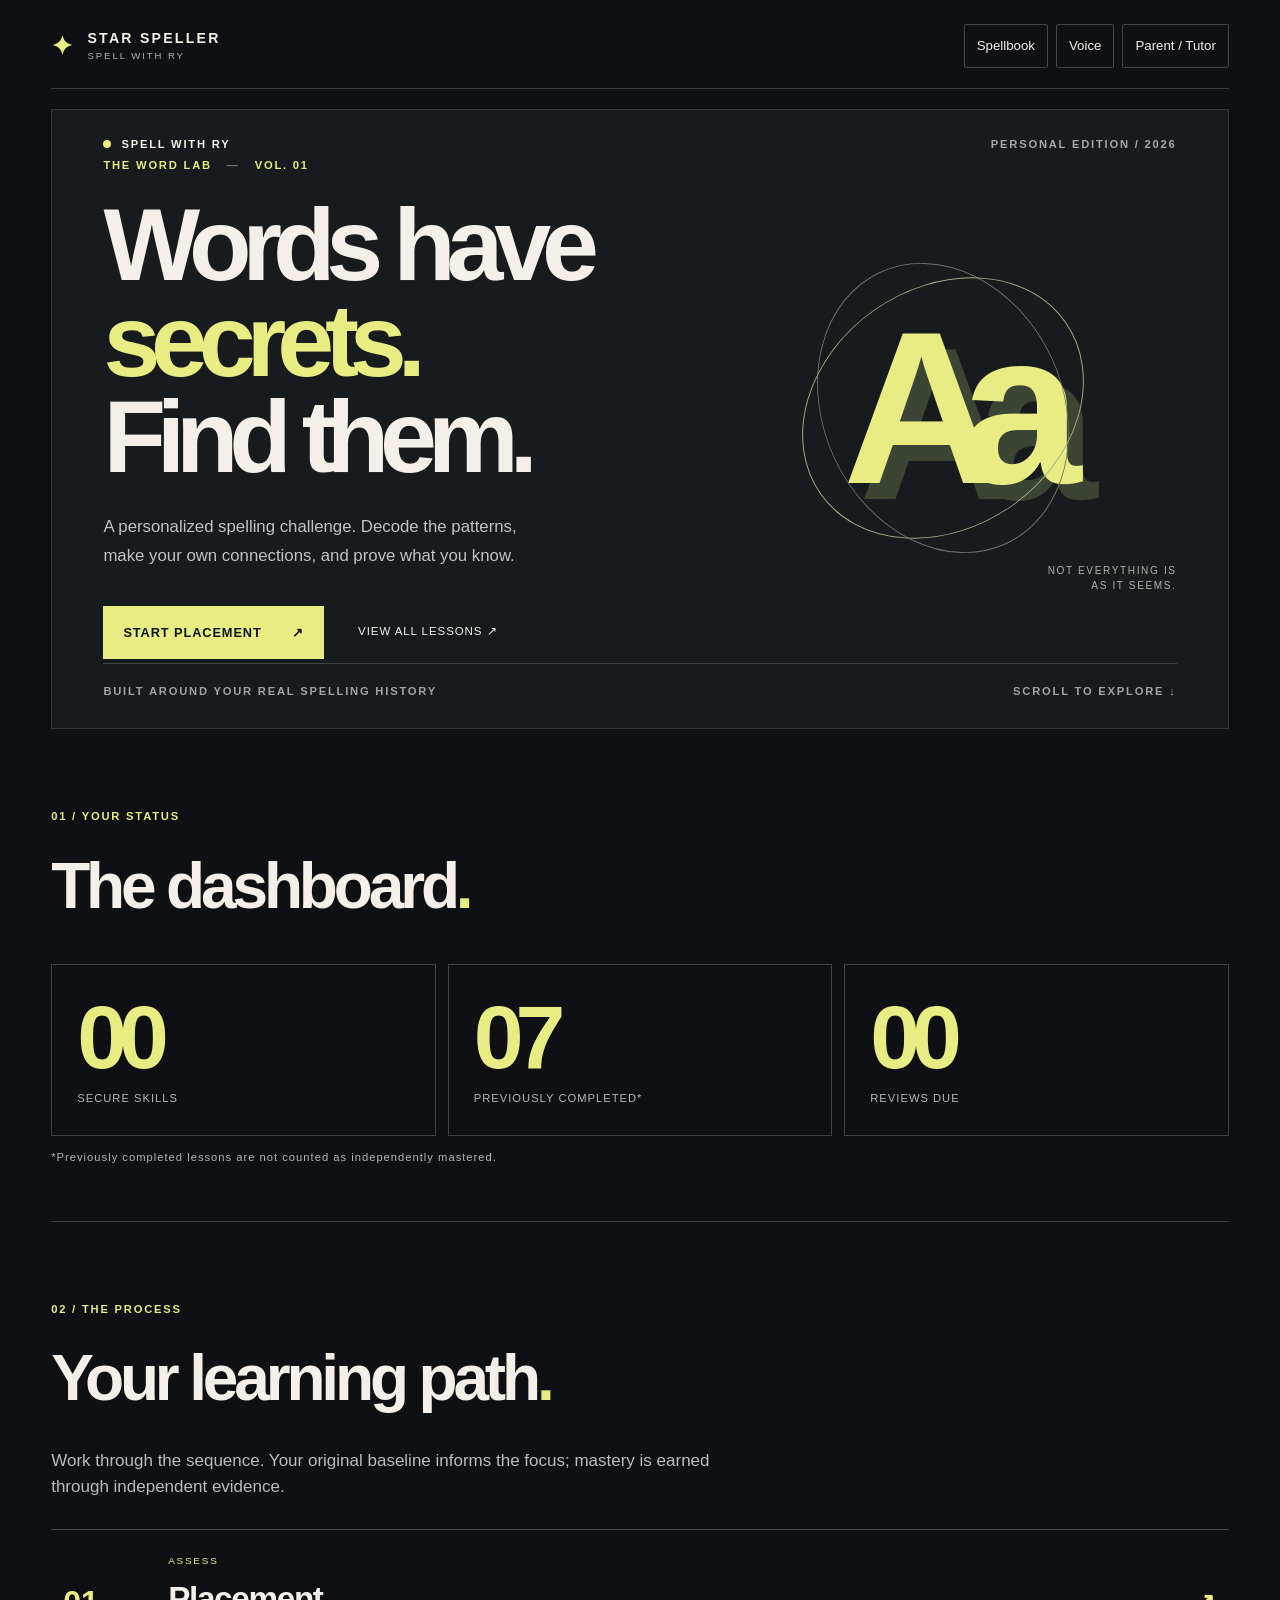
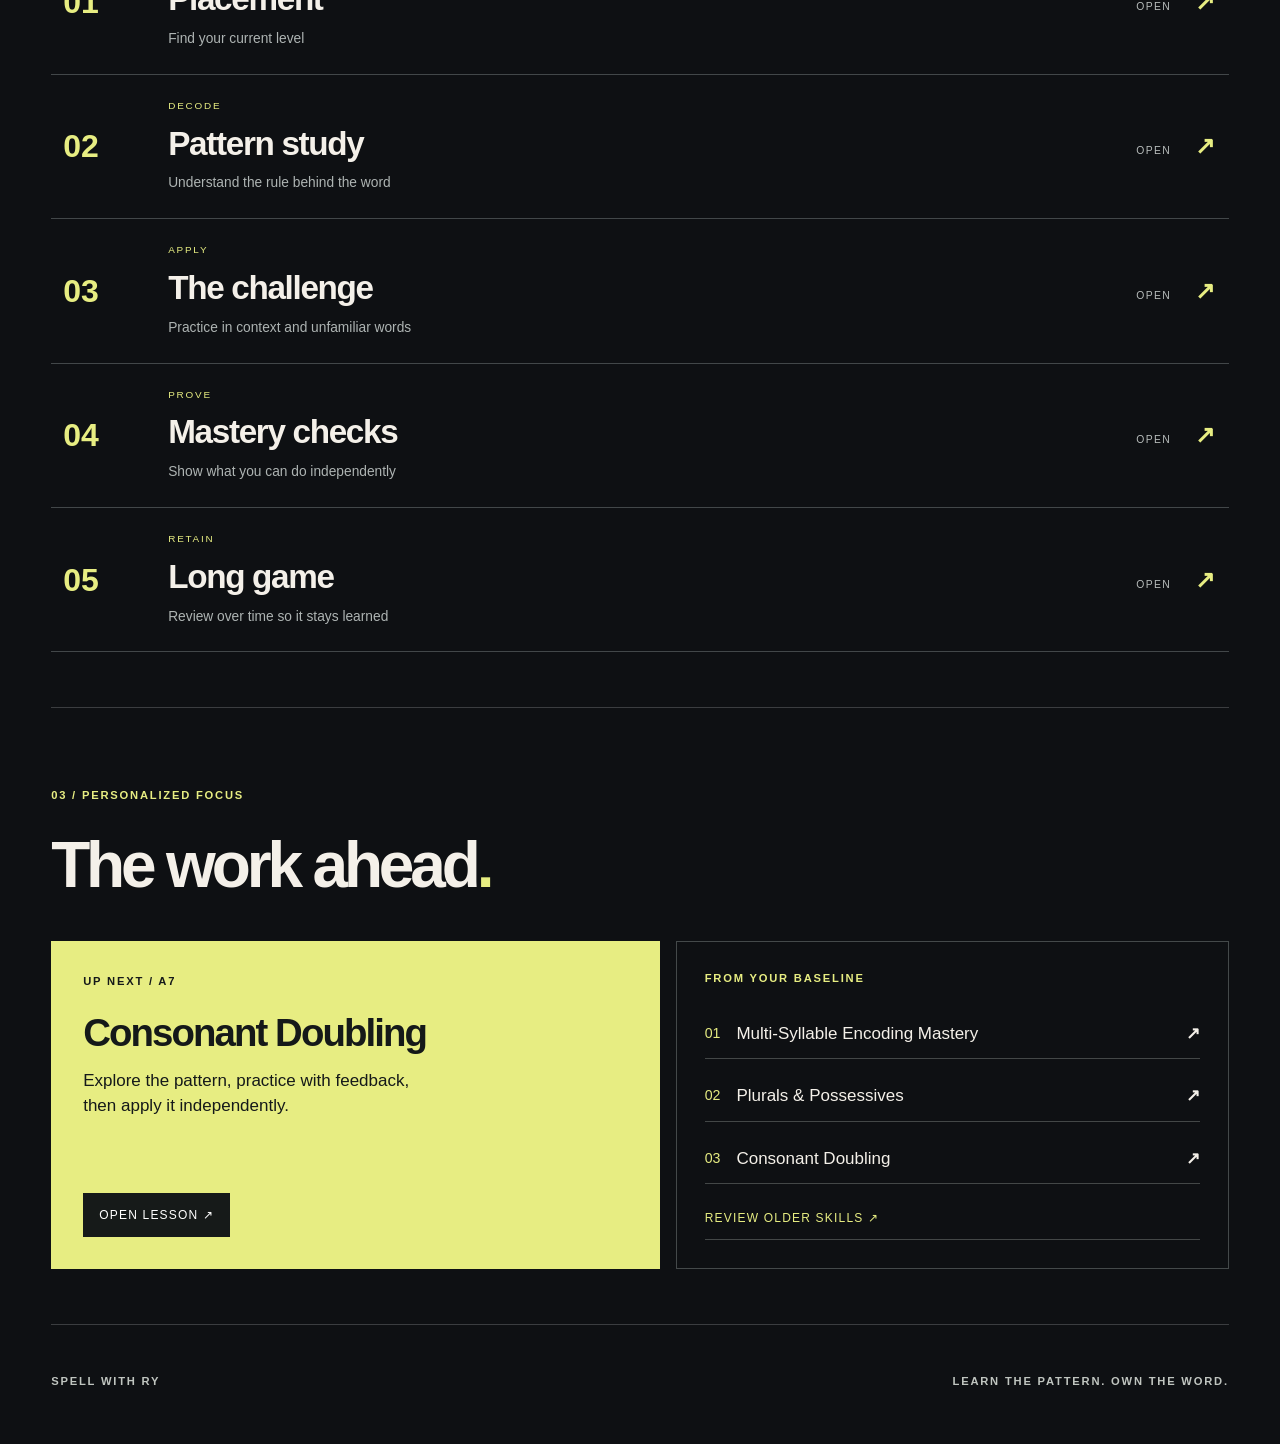
<file: index.html>
<!doctype html>
<html lang="en">
<head>
  <meta charset="utf-8">
  <meta name="viewport" content="width=device-width, initial-scale=1, viewport-fit=cover">
  <meta name="theme-color" content="#11142c">
  <title>Star Speller · Spell With Ry</title>
  <link rel="stylesheet" href="styles.css?v=2026.10.19.3">
  <script src="lessons.js?v=2026.10.19.3" defer></script>
  <script src="prior-evidence.js?v=2026.10.19.3" defer></script>
  <script src="app.js?v=2026.10.19.3" defer></script>
</head>
<body>
  <div class="shell">
    <header>
      <button class="brand" data-action="home" aria-label="Star Speller home"><span aria-hidden="true">✦</span><span>STAR SPELLER<small>SPELL WITH RY</small></span></button>
      <nav aria-label="Main"><button data-action="book">Spellbook</button><button data-action="audio">Voice</button><button data-action="parent">Parent / Tutor</button></nav>
    </header>
    <main id="app" tabindex="-1"></main>
    <div id="notice" role="status" aria-live="polite"></div>
    <input id="import-file" type="file" accept="application/json,.json" hidden>
  </div>
</body>
</html>
</file>
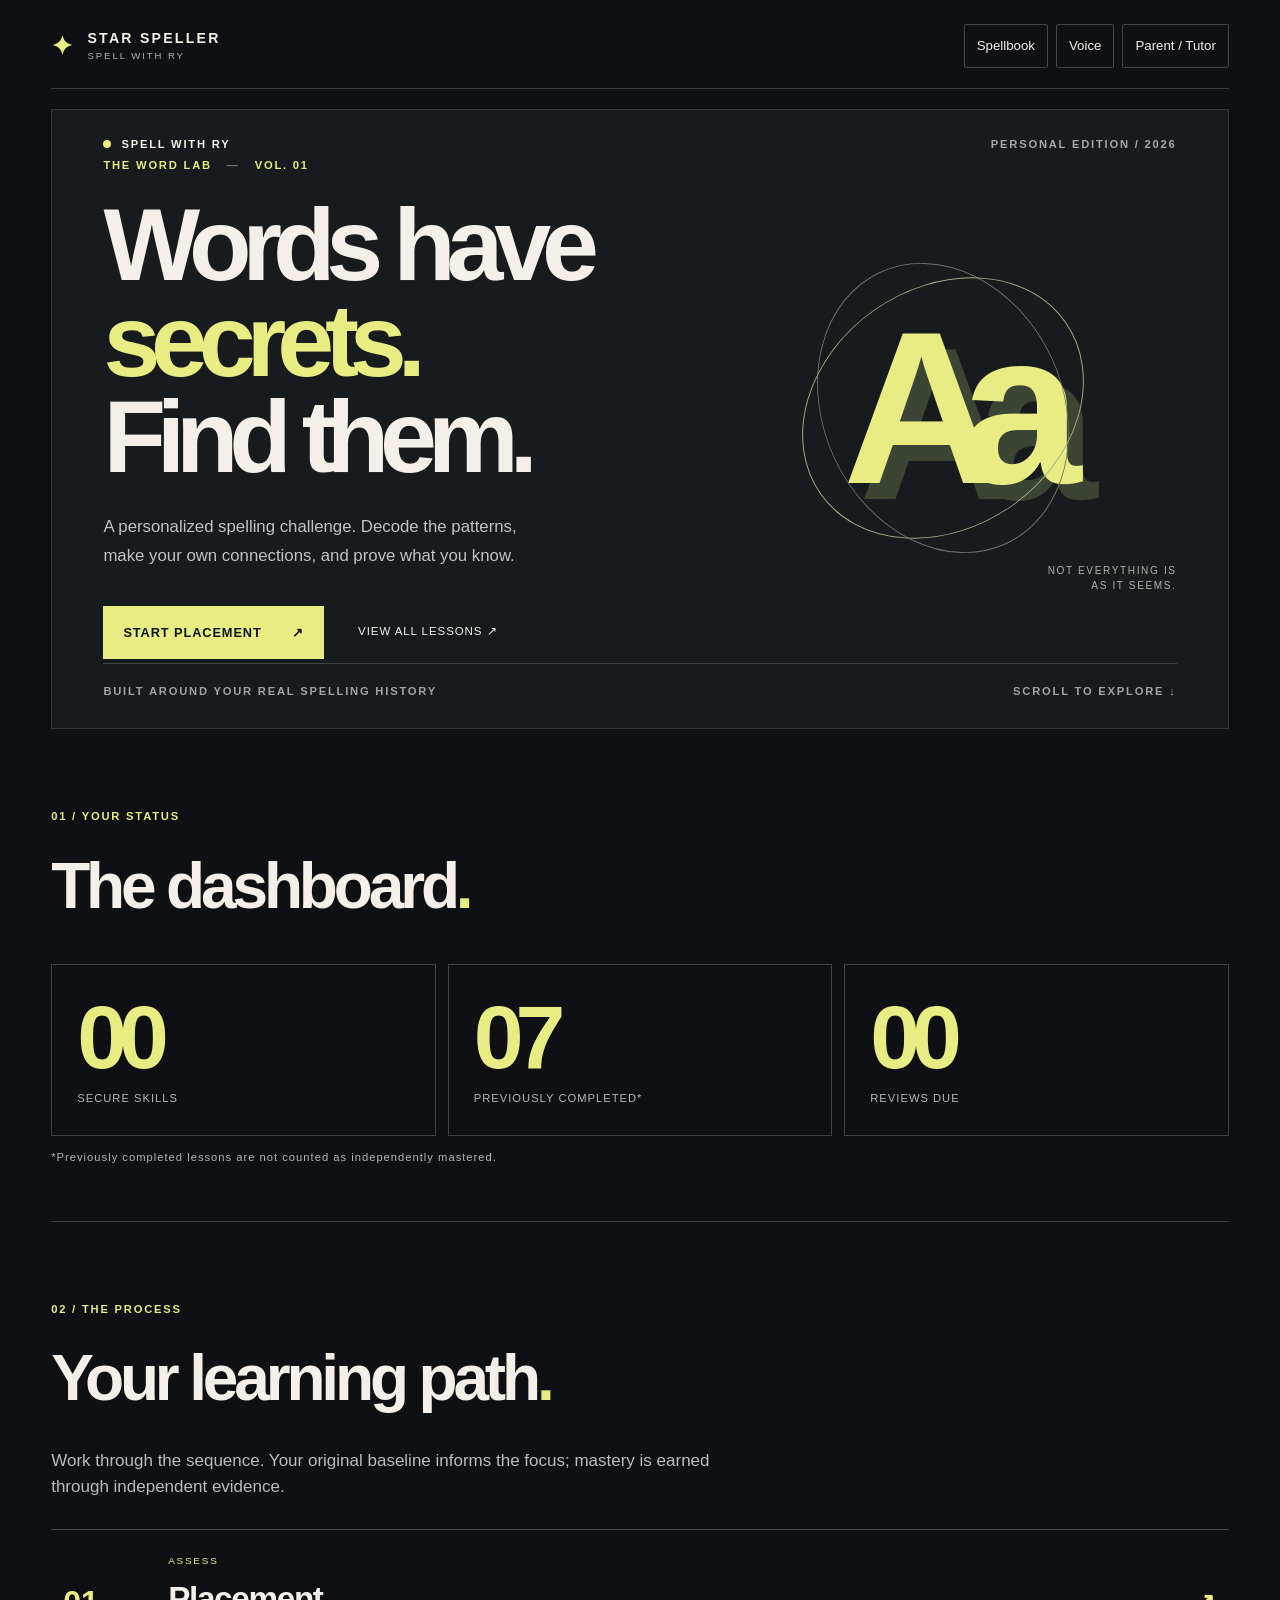
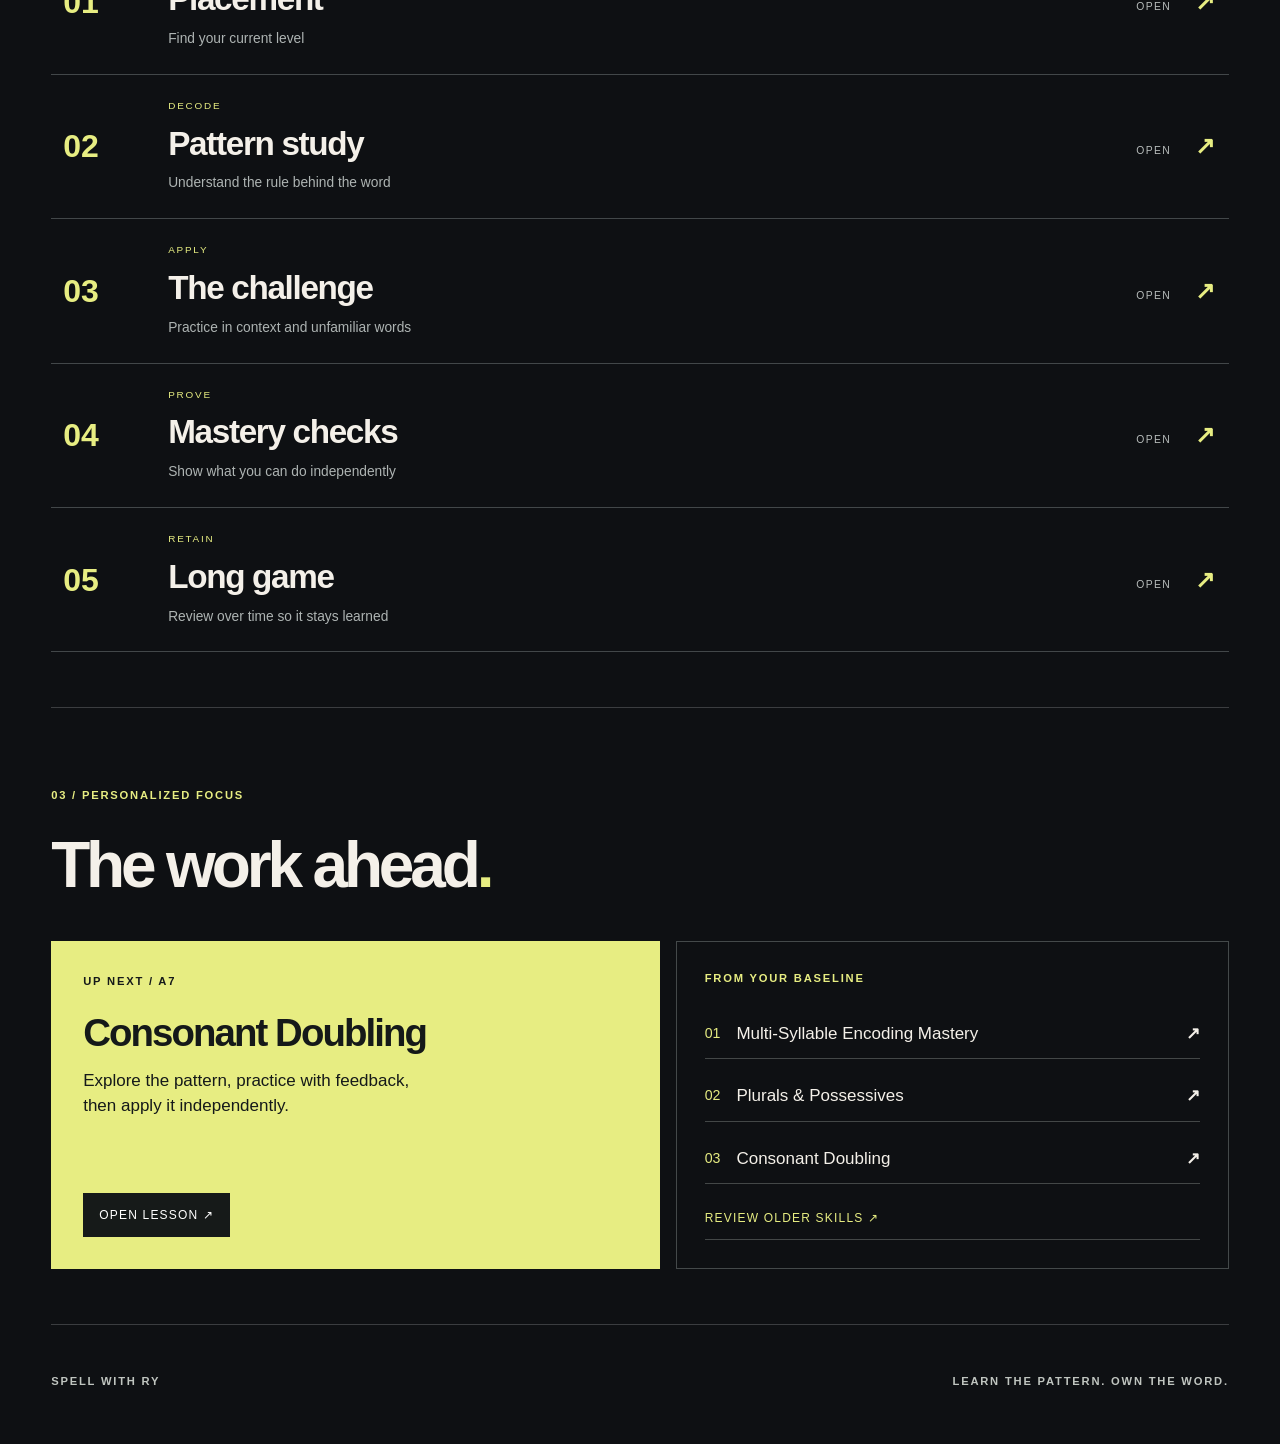
<file: index(1).html>
<!doctype html>
<html lang="en">
<head>
  <meta charset="utf-8">
  <meta name="viewport" content="width=device-width, initial-scale=1, viewport-fit=cover">
  <meta name="theme-color" content="#11142c">
  <title>Star Speller · Spell With Ry</title>
  <link rel="stylesheet" href="styles.css?v=2026.10.05.3">
  <script src="lessons.js?v=2026.10.05.3" defer></script>
  <script src="prior-evidence.js?v=2026.10.05.3" defer></script>
  <script src="app.js?v=2026.10.05.3" defer></script>
</head>
<body>
  <div class="shell">
    <header>
      <button class="brand" data-action="home" aria-label="Star Speller home"><span aria-hidden="true">✦</span><span>STAR SPELLER<small>SPELL WITH RY</small></span></button>
      <nav aria-label="Main"><button data-action="book">Spellbook</button><button data-action="audio">Voice</button><button data-action="parent">Parent / Tutor</button></nav>
    </header>
    <main id="app" tabindex="-1"></main>
    <div id="notice" role="status" aria-live="polite"></div>
    <input id="import-file" type="file" accept="application/json,.json" hidden>
  </div>
</body>
</html>
</file>
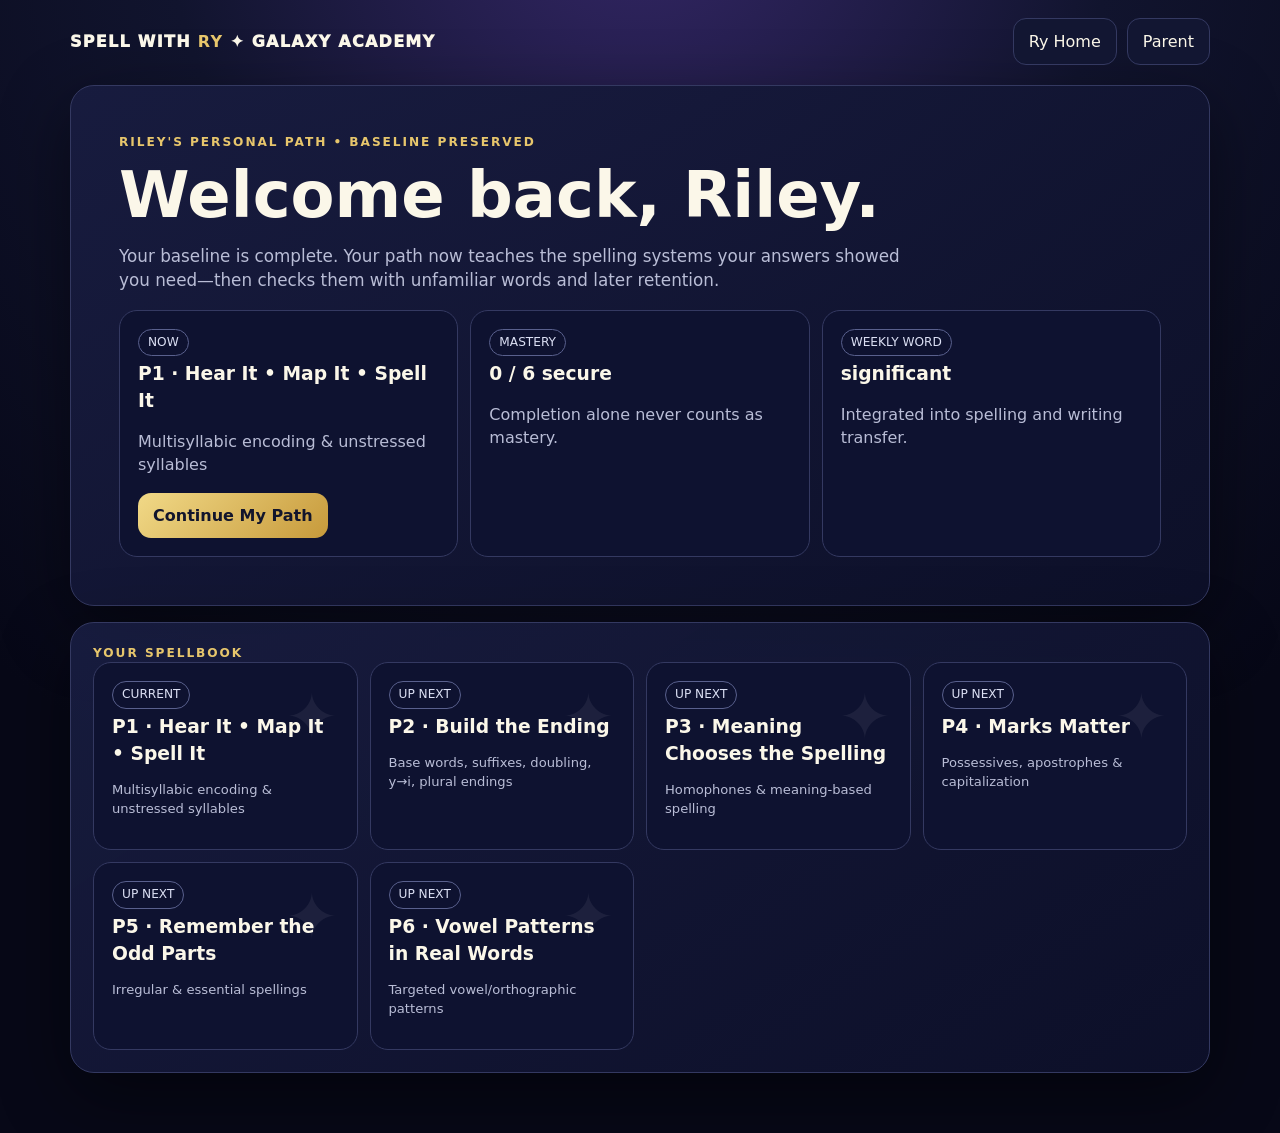
<file: tests/fixtures/governed-v2.html>
<!doctype html>
<html lang="en"><head><meta charset="utf-8"><meta name="viewport" content="width=device-width,initial-scale=1,viewport-fit=cover">
<title>Spell With Ry — Galaxy Academy</title>
<style>
:root{--bg:#070817;--panel:#11132d;--panel2:#171a3b;--ink:#fbf7e9;--muted:#b9bdd6;--gold:#e7c66c;--violet:#9c7cff;--line:#343961;--good:#9ee6b0;--bad:#ffb6b6}
*{box-sizing:border-box}body{margin:0;min-height:100vh;background:radial-gradient(circle at 50% -10%,#352768 0,#11142e 34%,#070817 72%);color:var(--ink);font:16px/1.45 Inter,system-ui,-apple-system,"Segoe UI",sans-serif}
.shell{max-width:1180px;margin:auto;padding:18px 20px 60px}.top{display:flex;justify-content:space-between;align-items:center;gap:12px}.brand{font-weight:950;letter-spacing:.08em}.brand b{color:var(--gold)}
button{font:inherit;cursor:pointer}.ghost,.primary,.choice{border-radius:13px;padding:11px 15px;border:1px solid var(--line);color:var(--ink);background:#121632}.primary{border:0;background:linear-gradient(135deg,#f1d987,#c79a3b);color:#12152c;font-weight:900}.hero,.card{background:linear-gradient(145deg,#181c40ee,#0d1029f5);border:1px solid var(--line);border-radius:24px;box-shadow:0 22px 70px #0007}.hero{padding:clamp(24px,5vw,48px);margin-top:20px}.card{padding:22px;margin-top:16px}.eyebrow{color:var(--gold);font-weight:900;font-size:.76rem;letter-spacing:.16em}.hero h1{font-size:clamp(2.2rem,5vw,4.4rem);line-height:1;margin:.18em 0}.lead{color:var(--muted);font-size:1.05rem;max-width:800px}.grid{display:grid;grid-template-columns:repeat(auto-fit,minmax(220px,1fr));gap:12px}.tile{padding:18px;border:1px solid var(--line);border-radius:18px;background:#0e1230}.tile h3{margin:.2em 0}.tag{display:inline-block;border:1px solid #59608d;border-radius:999px;padding:4px 9px;font-size:.76rem;color:#dce0f4}.progress{height:10px;border-radius:99px;background:#070817;overflow:hidden}.bar{height:100%;background:linear-gradient(90deg,var(--violet),var(--gold))}
.answer{width:100%;padding:14px;border:2px solid #485184;border-radius:13px;background:#080b20;color:var(--ink);font-size:1.15rem;outline:none}.answer:focus{border-color:var(--gold)}.choice{display:block;width:100%;text-align:left;margin:8px 0}.choice:hover{border-color:var(--gold)}.good{color:var(--good)}.bad{color:var(--bad)}.muted{color:var(--muted)}.row{display:flex;gap:10px;align-items:center;flex-wrap:wrap}.spread{display:flex;justify-content:space-between;gap:12px;align-items:center}.lesson{position:relative;overflow:hidden}.lesson:after{content:"✦";position:absolute;right:18px;top:8px;font-size:64px;color:#ffffff10}.small{font-size:.82rem}.hidden{display:none!important}
table{width:100%;border-collapse:collapse}th,td{text-align:left;padding:9px;border-bottom:1px solid #2c3158;vertical-align:top}th{color:var(--gold)}
@media(max-width:700px){.spread{align-items:flex-start;flex-direction:column}.primary{width:100%}.shell{padding:12px}.hero{padding:24px 18px}}
</style></head><body><div class="shell"><header class="top"><div class="brand">SPELL WITH <b>RY</b> ✦ GALAXY ACADEMY</div><div class="row"><button class="ghost" onclick="home()">Ry Home</button><button class="ghost" onclick="parentView()">Parent</button></div></header><main id="app"></main></div>
<script>
const SEED={"baseline": {"done": true, "index": 19, "items": [{"word": "planning", "sentence": "We spent the afternoon planning the science project.", "domain": "Short-vowel foundations"}, {"word": "traffic", "sentence": "Traffic slowed near the school entrance.", "domain": "Short-vowel foundations"}, {"word": "picnic", "sentence": "We packed fruit and sandwiches for the picnic.", "domain": "Short-vowel foundations"}, {"word": "bridge", "sentence": "We crossed the bridge before sunset.", "domain": "Consonant patterns"}, {"word": "kitchen", "sentence": "The kitchen smelled like warm bread.", "domain": "Consonant patterns"}, {"word": "judge", "sentence": "The judge listened carefully to both sides.", "domain": "Consonant patterns"}, {"word": "hoping", "sentence": "I was hoping the rain would stop before practice.", "domain": "Silent-E"}, {"word": "invited", "sentence": "Maya invited three friends to the exhibit.", "domain": "Silent-E"}, {"word": "exciting", "sentence": "The final chapter was exciting.", "domain": "Silent-E"}, {"word": "reason", "sentence": "Give one reason that supports your claim.", "domain": "Vowel teams"}, {"word": "receive", "sentence": "You will receive the schedule tomorrow.", "domain": "Vowel teams"}, {"word": "journey", "sentence": "Their journey across the desert took weeks.", "domain": "Vowel teams"}, {"word": "purpose", "sentence": "The author had a clear purpose for including the scene.", "domain": "R-controlled vowels"}, {"word": "ordinary", "sentence": "An ordinary afternoon became unforgettable.", "domain": "R-controlled vowels"}, {"word": "surface", "sentence": "Dust covered the surface of the old desk.", "domain": "R-controlled vowels"}, {"word": "choice", "sentence": "She had a difficult choice to make.", "domain": "Complex vowels"}, {"word": "thoughtful", "sentence": "His thoughtful question changed the discussion.", "domain": "Complex vowels"}, {"word": "avoid", "sentence": "Try to avoid repeating the same word.", "domain": "Complex vowels"}, {"word": "fortunate", "sentence": "We were fortunate to find the missing notebook.", "domain": "Syllable structure"}, {"word": "important", "sentence": "Evidence is important when defending an idea.", "domain": "Syllable structure"}, {"word": "different", "sentence": "The two characters made different choices.", "domain": "Syllable structure"}, {"word": "beginning", "sentence": "The beginning introduces the main conflict.", "domain": "Ending changes"}, {"word": "studied", "sentence": "She studied the diagram before answering.", "domain": "Ending changes"}, {"word": "happier", "sentence": "He seemed happier after solving the problem.", "domain": "Ending changes"}, {"word": "families", "sentence": "Several families attended the school event.", "domain": "Grammatical endings"}, {"word": "teacher's", "sentence": "The teacher's notes helped us revise.", "domain": "Grammatical endings"}, {"word": "countries", "sentence": "The map compares several countries.", "domain": "Grammatical endings"}, {"word": "unpredictable", "sentence": "The ending was unpredictable but believable.", "domain": "Word construction"}, {"word": "disagreement", "sentence": "Their disagreement revealed a deeper conflict.", "domain": "Word construction"}, {"word": "transportation", "sentence": "Public transportation connects many neighborhoods.", "domain": "Word construction"}, {"word": "their", "sentence": "Their argument changed after they saw the evidence.", "domain": "Meaning-based spelling"}, {"word": "principal", "sentence": "The principal greeted students at the door.", "domain": "Meaning-based spelling"}, {"word": "stationary", "sentence": "The bicycle remained stationary during the repair.", "domain": "Meaning-based spelling"}, {"word": "Wednesday", "sentence": "Our next tutoring session is Wednesday.", "domain": "Memory & essential words"}, {"word": "February", "sentence": "The shortest month is February.", "domain": "Memory & essential words"}, {"word": "Tennessee", "sentence": "Nashville is the capital of Tennessee.", "domain": "Memory & essential words"}], "answers": [{"word": "planning", "got": "plan", "correct": false, "domain": "Short-vowel foundations", "error": "consonant doubling"}, {"word": "traffic", "got": "traffic", "correct": true, "domain": "Short-vowel foundations", "error": ""}, {"word": "picnic", "got": "picnic", "correct": true, "domain": "Short-vowel foundations", "error": ""}, {"word": "bridge", "got": "bridge", "correct": true, "domain": "Consonant patterns", "error": ""}, {"word": "kitchen", "got": "kcichin", "correct": false, "domain": "Consonant patterns", "error": "vowel pattern"}, {"word": "judge", "got": "judge", "correct": true, "domain": "Consonant patterns", "error": ""}, {"word": "hoping", "got": "hoping", "correct": true, "domain": "Silent-E", "error": ""}, {"word": "invited", "got": "invited", "correct": true, "domain": "Silent-E", "error": ""}, {"word": "exciting", "got": "exsiting", "correct": false, "domain": "Silent-E", "error": "vowel pattern"}, {"word": "reason", "got": "reason", "correct": true, "domain": "Vowel teams", "error": ""}, {"word": "receive", "got": "recive", "correct": false, "domain": "Vowel teams", "error": "vowel pattern"}, {"word": "journey", "got": "journey", "correct": true, "domain": "Vowel teams", "error": ""}, {"word": "purpose", "got": "pourpuse", "correct": false, "domain": "R-controlled vowels", "error": "vowel pattern"}, {"word": "ordinary", "got": "ordanary", "correct": false, "domain": "R-controlled vowels", "error": "vowel pattern"}, {"word": "surface", "got": "surface", "correct": true, "domain": "R-controlled vowels", "error": ""}, {"word": "choice", "got": "choise", "correct": false, "domain": "Complex vowels", "error": "vowel pattern"}, {"word": "thoughtful", "got": "thoughtful", "correct": true, "domain": "Complex vowels", "error": ""}, {"word": "avoid", "got": "avoide", "correct": false, "domain": "Complex vowels", "error": "vowel pattern"}, {"word": "fortunate", "got": "fortanite", "correct": false, "domain": "Syllable structure", "error": "vowel pattern"}, {"word": "important", "got": "impornt", "correct": false, "domain": "Syllable structure", "error": "vowel pattern"}, {"word": "different", "got": "differnt", "correct": false, "domain": "Syllable structure", "error": "vowel pattern"}, {"word": "beginning", "got": "begining", "correct": false, "domain": "Ending changes", "error": "consonant doubling"}, {"word": "studied", "got": "studied", "correct": true, "domain": "Ending changes", "error": ""}, {"word": "happier", "got": "happier", "correct": true, "domain": "Ending changes", "error": ""}, {"word": "families", "got": "familys", "correct": false, "domain": "Grammatical endings", "error": "vowel pattern"}, {"word": "teacher's", "got": "teachers", "correct": false, "domain": "Grammatical endings", "error": "apostrophe"}, {"word": "countries", "got": "contryes", "correct": false, "domain": "Grammatical endings", "error": "vowel pattern"}, {"word": "unpredictable", "got": "unpredictabul", "correct": false, "domain": "Word construction", "error": "vowel pattern"}, {"word": "disagreement", "got": "disagrement", "correct": false, "domain": "Word construction", "error": "vowel pattern"}, {"word": "transportation", "got": "transpertation", "correct": false, "domain": "Word construction", "error": "vowel pattern"}, {"word": "their", "got": "there", "correct": false, "domain": "Meaning-based spelling", "error": "vowel pattern"}, {"word": "principal", "got": "priceapal", "correct": false, "domain": "Meaning-based spelling", "error": "vowel pattern"}, {"word": "stationary", "got": "stationy", "correct": false, "domain": "Meaning-based spelling", "error": "vowel pattern"}, {"word": "Wednesday", "got": "Wensday", "correct": false, "domain": "Memory & essential words", "error": "vowel pattern"}, {"word": "February", "got": "Febuary", "correct": false, "domain": "Memory & essential words", "error": "vowel pattern"}, {"word": "Tennessee", "got": "Tenesse", "correct": false, "domain": "Memory & essential words", "error": "consonant doubling"}, {"word": "rabbit", "got": "rabbit", "correct": true, "domain": "Short-vowel foundations", "error": ""}, {"word": "scratch", "got": "scratch", "correct": true, "domain": "Consonant patterns", "error": ""}, {"word": "safely", "got": "safly", "correct": false, "domain": "Silent-E", "error": "vowel pattern"}, {"word": "season", "got": "season", "correct": true, "domain": "Vowel teams", "error": ""}, {"word": "further", "got": "further", "correct": true, "domain": "R-controlled vowels", "error": ""}, {"word": "worthwhile", "got": "worthwhile", "correct": true, "domain": "R-controlled vowels", "error": ""}, {"word": "throughout", "got": "throughout", "correct": true, "domain": "Complex vowels", "error": ""}, {"word": "loyal", "got": "loyal", "correct": true, "domain": "Complex vowels", "error": ""}, {"word": "remember", "got": "remember", "correct": true, "domain": "Syllable structure", "error": ""}, {"word": "separate", "got": "sepperet", "correct": false, "domain": "Syllable structure", "error": "vowel pattern"}, {"word": "preferred", "got": "perfered", "correct": false, "domain": "Ending changes", "error": "consonant doubling"}, {"word": "heroes", "got": "heros", "correct": false, "domain": "Grammatical endings", "error": "vowel pattern"}, {"word": "classes", "got": "classes", "correct": true, "domain": "Grammatical endings", "error": ""}, {"word": "biography", "got": "biography", "correct": true, "domain": "Word construction", "error": ""}, {"word": "misunderstood", "got": "missunderstood", "correct": false, "domain": "Word construction", "error": "vowel pattern"}, {"word": "affect", "got": "efect", "correct": false, "domain": "Meaning-based spelling", "error": "consonant doubling"}, {"word": "complement", "got": "complament", "correct": false, "domain": "Meaning-based spelling", "error": "vowel pattern"}, {"word": "because", "got": "because", "correct": true, "domain": "Memory & essential words", "error": ""}, {"word": "I", "got": "I", "correct": true, "domain": "Memory & essential words", "error": ""}], "confirm": [{"word": "rabbit", "sentence": "The rabbit disappeared beneath the fence.", "domain": "Short-vowel foundations"}, {"word": "scratch", "sentence": "A branch left a scratch on the table.", "domain": "Consonant patterns"}, {"word": "safely", "sentence": "The hikers returned safely before dark.", "domain": "Silent-E"}, {"word": "season", "sentence": "Autumn is my favorite season.", "domain": "Vowel teams"}, {"word": "further", "sentence": "We looked further into the evidence.", "domain": "R-controlled vowels"}, {"word": "worthwhile", "sentence": "The difficult project was worthwhile.", "domain": "R-controlled vowels"}, {"word": "throughout", "sentence": "The symbol appears throughout the novel.", "domain": "Complex vowels"}, {"word": "loyal", "sentence": "The dog remained loyal to its family.", "domain": "Complex vowels"}, {"word": "remember", "sentence": "Remember to explain why the quotation matters.", "domain": "Syllable structure"}, {"word": "separate", "sentence": "Keep the two sets of notes separate.", "domain": "Syllable structure"}, {"word": "preferred", "sentence": "Riley preferred the second design.", "domain": "Ending changes"}, {"word": "heroes", "sentence": "The story describes unlikely heroes.", "domain": "Grammatical endings"}, {"word": "classes", "sentence": "Both classes visited the museum.", "domain": "Grammatical endings"}, {"word": "biography", "sentence": "We read a biography of the scientist.", "domain": "Word construction"}, {"word": "misunderstood", "sentence": "Her comment was misunderstood at first.", "domain": "Word construction"}, {"word": "affect", "sentence": "Weather can affect travel plans.", "domain": "Meaning-based spelling"}, {"word": "complement", "sentence": "The side dish will complement the main course.", "domain": "Meaning-based spelling"}, {"word": "because", "sentence": "She revised the paragraph because the evidence was weak.", "domain": "Memory & essential words"}, {"word": "I", "sentence": "I checked my spelling before submitting the response.", "domain": "Memory & essential words"}], "phase": "confirm", "completedAt": "2026-09-20T22:45:00.796Z"}, "diagnosticMisses": [{"word": "planning", "got": "plan", "domain": "Short-vowel foundations", "legacy": "consonant doubling", "diagnosis": "Consonant doubling / base-word change"}, {"word": "kitchen", "got": "kcichin", "domain": "Consonant patterns", "legacy": "vowel pattern", "diagnosis": "Orthographic mapping"}, {"word": "exciting", "got": "exsiting", "domain": "Silent-E", "legacy": "vowel pattern", "diagnosis": "Vowel / orthographic pattern"}, {"word": "receive", "got": "recive", "domain": "Vowel teams", "legacy": "vowel pattern", "diagnosis": "Vowel / orthographic pattern"}, {"word": "purpose", "got": "pourpuse", "domain": "R-controlled vowels", "legacy": "vowel pattern", "diagnosis": "Vowel / orthographic pattern"}, {"word": "ordinary", "got": "ordanary", "domain": "R-controlled vowels", "legacy": "vowel pattern", "diagnosis": "Vowel / orthographic pattern"}, {"word": "choice", "got": "choise", "domain": "Complex vowels", "legacy": "vowel pattern", "diagnosis": "Vowel / orthographic pattern"}, {"word": "avoid", "got": "avoide", "domain": "Complex vowels", "legacy": "vowel pattern", "diagnosis": "Vowel / orthographic pattern"}, {"word": "fortunate", "got": "fortanite", "domain": "Syllable structure", "legacy": "vowel pattern", "diagnosis": "Multisyllabic encoding / unstressed syllable"}, {"word": "important", "got": "impornt", "domain": "Syllable structure", "legacy": "vowel pattern", "diagnosis": "Multisyllabic encoding / unstressed syllable"}, {"word": "different", "got": "differnt", "domain": "Syllable structure", "legacy": "vowel pattern", "diagnosis": "Multisyllabic encoding / unstressed syllable"}, {"word": "beginning", "got": "begining", "domain": "Ending changes", "legacy": "consonant doubling", "diagnosis": "Consonant doubling / base-word change"}, {"word": "families", "got": "familys", "domain": "Grammatical endings", "legacy": "vowel pattern", "diagnosis": "Inflectional ending / plural morphology"}, {"word": "teacher's", "got": "teachers", "domain": "Grammatical endings", "legacy": "apostrophe", "diagnosis": "Possessive apostrophe"}, {"word": "countries", "got": "contryes", "domain": "Grammatical endings", "legacy": "vowel pattern", "diagnosis": "Inflectional ending / plural morphology"}, {"word": "unpredictable", "got": "unpredictabul", "domain": "Word construction", "legacy": "vowel pattern", "diagnosis": "Multisyllabic encoding / unstressed syllable"}, {"word": "disagreement", "got": "disagrement", "domain": "Word construction", "legacy": "vowel pattern", "diagnosis": "Multisyllabic encoding / unstressed syllable"}, {"word": "transportation", "got": "transpertation", "domain": "Word construction", "legacy": "vowel pattern", "diagnosis": "Multisyllabic encoding / unstressed syllable"}, {"word": "their", "got": "there", "domain": "Meaning-based spelling", "legacy": "vowel pattern", "diagnosis": "Homophone / meaning"}, {"word": "principal", "got": "priceapal", "domain": "Meaning-based spelling", "legacy": "vowel pattern", "diagnosis": "Multisyllabic + meaning-based spelling"}, {"word": "stationary", "got": "stationy", "domain": "Meaning-based spelling", "legacy": "vowel pattern", "diagnosis": "Multisyllabic encoding / unstressed syllable"}, {"word": "Wednesday", "got": "Wensday", "domain": "Memory & essential words", "legacy": "vowel pattern", "diagnosis": "Irregular essential-word memory"}, {"word": "February", "got": "Febuary", "domain": "Memory & essential words", "legacy": "vowel pattern", "diagnosis": "Irregular essential-word memory"}, {"word": "Tennessee", "got": "Tenesse", "domain": "Memory & essential words", "legacy": "consonant doubling", "diagnosis": "Consonant doubling / base-word change"}, {"word": "safely", "got": "safly", "domain": "Silent-E", "legacy": "vowel pattern", "diagnosis": "Vowel / orthographic pattern"}, {"word": "separate", "got": "sepperet", "domain": "Syllable structure", "legacy": "vowel pattern", "diagnosis": "Multisyllabic encoding / unstressed syllable"}, {"word": "preferred", "got": "perfered", "domain": "Ending changes", "legacy": "consonant doubling", "diagnosis": "Consonant doubling / base-word change"}, {"word": "heroes", "got": "heros", "domain": "Grammatical endings", "legacy": "vowel pattern", "diagnosis": "Inflectional ending / plural morphology"}, {"word": "misunderstood", "got": "missunderstood", "domain": "Word construction", "legacy": "vowel pattern", "diagnosis": "Prefix/base-word boundary"}, {"word": "affect", "got": "efect", "domain": "Meaning-based spelling", "legacy": "consonant doubling", "diagnosis": "Word-specific orthography"}, {"word": "complement", "got": "complament", "domain": "Meaning-based spelling", "legacy": "vowel pattern", "diagnosis": "Meaning-based spelling + unstressed vowel"}], "path": [{"code": "P1", "title": "Hear It • Map It • Spell It", "focus": "Multisyllabic encoding & unstressed syllables", "rule": "Say the whole word, clap/map the syllables, then spell every spoken and meaningful part.", "words": ["important", "different", "fortunate", "separate", "transportation", "unpredictable", "disagreement", "stationary"], "transfer": ["environment", "temperature", "independent", "considerable", "opportunity", "immediately"]}, {"code": "P2", "title": "Build the Ending", "focus": "Base words, suffixes, doubling, y→i, plural endings", "rule": "Find the base word first. Then decide what changes before the ending is added.", "words": ["beginning", "preferred", "safely", "families", "countries", "heroes"], "transfer": ["planning", "carrying", "studied", "happier", "classes", "successful"]}, {"code": "P3", "title": "Meaning Chooses the Spelling", "focus": "Homophones & meaning-based spelling", "rule": "If two words sound alike, use the sentence meaning—not the sound—to choose the spelling.", "words": ["their", "principal", "affect", "complement"], "transfer": ["there", "they're", "principle", "effect", "compliment"]}, {"code": "P4", "title": "Marks Matter", "focus": "Possessives, apostrophes & capitalization", "rule": "A plural tells how many. A possessive shows ownership. Proper names and the pronoun I need capitals.", "words": ["teacher's", "Wednesday", "Tennessee", "I"], "transfer": ["student's", "students", "Monday", "Atlantic"]}, {"code": "P5", "title": "Remember the Odd Parts", "focus": "Irregular & essential spellings", "rule": "For irregular words, identify the surprising chunk and build a memory hook around that exact chunk.", "words": ["Wednesday", "February", "because"], "transfer": ["calendar", "necessary", "rhythm", "weird"]}, {"code": "P6", "title": "Vowel Patterns in Real Words", "focus": "Targeted vowel/orthographic patterns", "rule": "Use the known pattern only when it fits the word; confirm it with a new word, not a memorized list.", "words": ["receive", "choice", "purpose", "ordinary", "avoid", "exciting"], "transfer": ["ceiling", "season", "surprise", "audience", "conscience", "guarantee"]}]};
const KEY='spell_with_ry_governed_v2';
function load(){try{return JSON.parse(localStorage.getItem(KEY))||null}catch(e){return null}}
function save(s){localStorage.setItem(KEY,JSON.stringify(s))}
function initial(){return {version:2,baseline:SEED.baseline,diagnosticMisses:SEED.diagnosticMisses,path:SEED.path,currentLesson:0,mastery:{},history:[],queue:[],answerAudit:[],weeklyWord:"significant"}}
let S=load()||initial(); if(!S.baseline?.done){S=initial()} save(S);
const $=s=>document.querySelector(s); const esc=x=>String(x).replace(/[&<>"']/g,m=>({'&':'&amp;','<':'&lt;','>':'&gt;','"':'&quot;',"'":'&#39;'}[m]));
function speak(t,r=.82){try{speechSynthesis.cancel();let u=new SpeechSynthesisUtterance(t);u.lang='en-US';u.rate=r;speechSynthesis.speak(u)}catch(e){}}
function shuffle(a){a=[...a];for(let i=a.length-1;i>0;i--){let j=Math.floor(Math.random()*(i+1));[a[i],a[j]]=[a[j],a[i]]}return a}
function governedChoices(correct,distractors,qid){
  let opts=[correct,...distractors].slice(0,4), used=S.answerAudit.slice(-12).map(x=>x.pos), counts=[0,1,2,3].map(i=>used.filter(x=>x===i).length);
  let min=Math.min(...counts), candidates=[0,1,2,3].filter(i=>counts[i]===min), pos=candidates[Math.floor(Math.random()*candidates.length)];
  let ds=shuffle(opts.filter(x=>x!==correct)); let out=[]; for(let i=0;i<4;i++)out.push(i===pos?correct:ds.shift());
  S.answerAudit.push({qid,pos});save(S);return {opts:out,pos};
}
function home(){
 let completed=Object.values(S.mastery).filter(x=>x.secure).length, l=S.path[S.currentLesson]||S.path[S.path.length-1];
 $('#app').innerHTML=`<section class="hero"><div class="eyebrow">RILEY'S PERSONAL PATH • BASELINE PRESERVED</div><h1>Welcome back, Riley.</h1>
 <p class="lead">Your baseline is complete. Your path now teaches the spelling systems your answers showed you need—then checks them with unfamiliar words and later retention.</p>
 <div class="grid"><div class="tile"><span class="tag">NOW</span><h3>${esc(l.code)} · ${esc(l.title)}</h3><p class="muted">${esc(l.focus)}</p><button class="primary" onclick="lesson(${S.currentLesson})">Continue My Path</button></div>
 <div class="tile"><span class="tag">MASTERY</span><h3>${completed} / ${S.path.length} secure</h3><p class="muted">Completion alone never counts as mastery.</p></div>
 <div class="tile"><span class="tag">WEEKLY WORD</span><h3>${esc(S.weeklyWord)}</h3><p class="muted">Integrated into spelling and writing transfer.</p></div></div></section>
 <section class="card"><div class="eyebrow">YOUR SPELLBOOK</div><div class="grid">${S.path.map((x,i)=>`<div class="tile lesson"><span class="tag">${S.mastery[x.code]?.secure?'SECURE':i===S.currentLesson?'CURRENT':i<S.currentLesson?'REVIEW':'UP NEXT'}</span><h3>${x.code} · ${esc(x.title)}</h3><p class="small muted">${esc(x.focus)}</p></div>`).join('')}</div></section>`;
}
function lesson(i){
 S.currentLesson=i;save(S);let l=S.path[i];
 $('#app').innerHTML=`<section class="hero"><div class="eyebrow">${l.code} • DIRECT INSTRUCTION</div><h1>${esc(l.title)}</h1><p class="lead">${esc(l.focus)}</p>
 <div class="card"><h2>🪄 The rule</h2><p style="font-size:1.25rem">${esc(l.rule)}</p><p class="muted">Study the examples, then prove the rule on words you have not simply memorized.</p></div>
 <div class="grid"><div class="tile"><b>Repair words</b><p>${l.words.map(esc).join(' · ')}</p></div><div class="tile"><b>Transfer words</b><p>${l.transfer.map(esc).join(' · ')}</p></div></div>
 <div class="row" style="margin-top:18px"><button class="primary" onclick="startPractice(${i})">Practice Now</button><button class="ghost" onclick="speak('${esc(l.rule)}',.76)">🔊 Hear the Rule</button></div></section>`;
}
function startPractice(i){
 let l=S.path[i], items=[];
 // Format variety: dictation, MC error analysis, transfer spelling, meaning/editing.
 items.push({type:'dictation',word:l.words[0],sentence:`Spell ${l.words[0]} carefully using today's rule.`});
 items.push({type:'mc',word:l.words[1]||l.words[0]});
 items.push({type:'transfer',word:l.transfer[0],sentence:`Use the rule to spell the unfamiliar transfer word ${l.transfer[0]}.`});
 items.push({type:'dictation',word:l.words[2]||l.words[0],sentence:`Listen for every part of the word.`});
 items.push({type:'mc',word:l.transfer[1]||l.transfer[0]});
 S.queue=items;S.qIndex=0;S.session={lesson:i,firstCorrect:0,total:items.length,misses:[]};save(S);renderQ();
}
function misspell(w){
 if(w.length<5)return w+'e';
 let a=w.split(''); let k=Math.max(1,Math.floor(w.length/2)); a.splice(k,1); return a.join('');
}
function renderQ(){
 let q=S.queue[S.qIndex]; if(!q)return finishPractice();
 let l=S.path[S.session.lesson], pct=Math.round(S.qIndex/S.queue.length*100);
 if(q.type==='mc'){
   let bad1=misspell(q.word),bad2=q.word.replace(/i/g,'e'),bad3=q.word.replace(/e/g,'a'); let d=[...new Set([bad1,bad2,bad3,q.word+'e'])].filter(x=>x!==q.word).slice(0,3);
   while(d.length<3)d.push(q.word.slice(0,-1)+String.fromCharCode(97+d.length));
   let g=governedChoices(q.word,d,`${l.code}-${S.qIndex}`);
   $('#app').innerHTML=`<section class="card"><div class="spread"><div><div class="eyebrow">${l.code} • ERROR ANALYSIS</div><h2>Which spelling is correct?</h2></div><span class="tag">${S.qIndex+1}/${S.queue.length}</span></div><div class="progress"><div class="bar" style="width:${pct}%"></div></div>
   <p class="lead">Choose carefully. The correct-answer position is controlled so no letter becomes a clue.</p>${g.opts.map((x,j)=>`<button class="choice" onclick="answerMC(${j},${g.pos},'${esc(q.word)}')">${'ABCD'[j]}. ${esc(x)}</button>`).join('')}<div id="fb"></div></section>`;
 } else {
   $('#app').innerHTML=`<section class="card"><div class="spread"><div><div class="eyebrow">${l.code} • ${q.type==='transfer'?'UNFAMILIAR TRANSFER':'RETRIEVAL'}</div><h2>${q.type==='transfer'?'Prove the rule transfers':'Spell from memory'}</h2></div><span class="tag">${S.qIndex+1}/${S.queue.length}</span></div><div class="progress"><div class="bar" style="width:${pct}%"></div></div>
   <p class="lead">Listen first. The target stays hidden.</p><button class="ghost" id="hear">🔊 Hear sentence + word</button><input class="answer" id="ans" spellcheck="false" autocomplete="off" placeholder="Type the word"><button class="primary" id="check" style="margin-top:12px">Check</button><div id="fb" class="muted"></div></section>`;
   let say=()=>{speak(q.sentence);setTimeout(()=>speak('Spell '+q.word,.74),1200)};$('#hear').onclick=say;setTimeout(say,250);$('#check').onclick=()=>answerTyped(q.word);$('#ans').onkeydown=e=>{if(e.key==='Enter')answerTyped(q.word)};$('#ans').focus();
 }
}
function answerMC(j,pos,w){let ok=j===pos;if(ok)S.session.firstCorrect++;else S.session.misses.push(w);S.history.push({word:w,ok,when:Date.now(),format:'mc'});S.qIndex++;save(S);setTimeout(renderQ,250)}
function answerTyped(w){let got=$('#ans').value.trim(),ok=got===w;if(ok){S.session.firstCorrect++;S.history.push({word:w,ok:true,when:Date.now(),format:'typed'});S.qIndex++;save(S);renderQ()}else{$('#fb').innerHTML='<span class="bad">Not yet.</span> Listen, map the parts, and try once more.';S.session.misses.push(w);S.history.push({word:w,got,ok:false,when:Date.now(),format:'typed'});save(S);$('#ans').value='';}}
function finishPractice(){
 let i=S.session.lesson,l=S.path[i],rate=S.session.firstCorrect/S.session.total, transfer=S.history.filter(x=>x.word===l.transfer[0]).slice(-1)[0]?.ok;
 let m=S.mastery[l.code]||{sessions:0};m.sessions++;m.lastAccuracy=rate;m.transferPassed=!!transfer;m.secure=rate>=.8&&transfer&&m.sessions>=2;m.nextReview=Date.now()+2*86400000;S.mastery[l.code]=m;
 if(i<S.path.length-1 && rate>=.6)S.currentLesson=Math.max(S.currentLesson,i+1);save(S);
 $('#app').innerHTML=`<section class="hero"><div class="eyebrow">SESSION COMPLETE • NOT AUTOMATIC MASTERY</div><h1>${Math.round(rate*100)}% first-attempt accuracy</h1><p class="lead">${m.secure?'This skill has met the current mastery gate. It will still return in spiral review.':'Good data. This skill stays active until Riley shows strong first-attempt accuracy, unfamiliar transfer, and delayed retention.'}</p><button class="primary" onclick="home()">Return to My Path</button></section>`;
}
function parentView(){
 let rows=S.diagnosticMisses.map(x=>`<tr><td>${esc(x.word)}</td><td>${esc(x.got||'—')}</td><td>${esc(x.diagnosis)}</td></tr>`).join('');
 $('#app').innerHTML=`<section class="hero"><div class="eyebrow">PARENT / TUTOR • GOVERNED VIEW</div><h1>Riley's preserved diagnostic</h1><p class="lead">This rebuild uses Riley's recovered completed baseline as the source of truth. Legacy catch-all error labels have been reclassified into instructionally useful categories.</p>
 <div class="grid"><div class="tile"><b>Baseline</b><h3>Complete</h3></div><div class="tile"><b>Responses</b><h3>${S.baseline.answers.length}</h3></div><div class="tile"><b>Instructional path</b><h3>${S.path.length} priority modules</h3></div></div></section>
 <section class="card"><h2>Diagnostic misses</h2><div style="overflow:auto"><table><thead><tr><th>Target</th><th>Riley wrote</th><th>Reclassified instructional signal</th></tr></thead><tbody>${rows}</tbody></table></div></section>
 <section class="card"><h2>Release governance</h2><p class="muted">Correct-answer positions are actively balanced across A/B/C/D; formats vary; transfer words are required; first-attempt accuracy is separated from corrected performance; completion ≠ mastery; delayed review is retained; baseline cannot be overwritten by ordinary practice.</p>
 <button class="ghost" onclick="home()">Back</button></section>`;
}
home();
</script></body></html>
</file>
<file: styles.css>
:root{color-scheme:dark;--bg:#11142c;--panel:#1a203d;--line:#465074;--ink:#fcf7ed;--muted:#c3c9de;--gold:#efd19c;--purple:#b4a4ed;--good:#a9e5c4;--bad:#ffc5b5;--round:22px}
*{box-sizing:border-box}body{margin:0;background:radial-gradient(ellipse at 90% 0,#333052,transparent 65%),var(--bg);color:var(--ink);font:17px/1.5 system-ui,-apple-system,Segoe UI,sans-serif}button,input,textarea,select{font:inherit}button{cursor:pointer;color:inherit;border:1px solid var(--line);background:#222a46;border-radius:12px;padding:10px 16px;min-height:44px}button:hover{border-color:var(--gold);background:#2c3453}button:focus-visible,input:focus-visible,textarea:focus-visible,select:focus-visible,a:focus-visible{outline:3px solid var(--gold);outline-offset:3px}button:disabled{opacity:.5;cursor:default}.primary{background:var(--gold);color:#1a2139;border-color:var(--gold);font-weight:750}.primary:hover{background:#f7dfb8}.quiet{background:transparent}.shell{max-width:1120px;height:100dvh;min-height:580px;margin:auto;padding:20px 28px;display:flex;flex-direction:column;gap:20px}header{display:flex;align-items:center;justify-content:space-between;gap:12px}nav{display:flex;gap:8px}nav button{font-size:.83rem;padding:7px 12px}.brand{display:flex;gap:12px;align-items:center;border:0;background:transparent;padding:0;text-align:left;font-size:1rem;letter-spacing:.1em;font-weight:800}.brand>span:first-child{font-size:2.3rem;color:var(--gold)}.brand small{display:block;font-size:.6rem;letter-spacing:.2em;color:var(--muted);font-weight:500}.brand:hover{background:transparent}main{min-height:0;flex:1;display:flex;outline:0}h1,h2,h3,p{margin:0}h1{font:500 clamp(2rem,4.5vw,3.5rem)/1.1 Georgia,serif;letter-spacing:-.02em}h2{font-size:1.35rem}h3{font-size:1.1rem}.eyebrow{font-size:.76rem;letter-spacing:.14em;text-transform:uppercase;color:var(--gold);font-weight:650}.muted{color:var(--muted)}.small{font-size:.83rem}.screen{width:100%;min-height:0;display:flex;flex-direction:column;gap:18px;overflow:auto;border-radius:var(--round)}.hero{flex:1;min-height:0;display:grid;grid-template-columns:1.3fr 1fr;gap:24px;align-items:center}.hero-copy{display:flex;flex-direction:column;gap:20px}.hero-copy p{max-width:42ch}.orb{height:240px;width:240px;border:1px solid #817dad;border-radius:50%;margin:auto;background:radial-gradient(circle at 35% 25%,#b8b3ed22,transparent 65%);display:grid;place-items:center;position:relative;box-shadow:0 0 90px #b5a6fc12}.orb:before,.orb:after{content:"";position:absolute;border:1px solid #776b9a66;border-radius:50%;inset:24px}.orb:after{inset:54px}.orb span{font-size:100px;line-height:1;color:var(--gold);z-index:1}.card{border:1px solid var(--line);border-radius:var(--round);padding:24px;background:linear-gradient(140deg,#222940bb,#181e38)}.row{display:flex;align-items:center;gap:12px;flex-wrap:wrap}.spread{display:flex;justify-content:space-between;align-items:center;gap:16px}.bottom-actions{margin-top:auto;padding-top:10px;display:flex;gap:12px;flex-wrap:wrap}.tiles{display:grid;grid-template-columns:repeat(3,1fr);gap:14px;min-height:0}.tile{display:flex;flex-direction:column;text-align:left;gap:8px;padding:18px;border-radius:18px}.tile small{color:var(--muted);font-size:.75rem}.tile .code{font:500 1.6rem Georgia,serif;color:var(--gold)}.tag{display:inline-flex;align-items:center;gap:6px;padding:4px 10px;border:1px solid var(--line);border-radius:99px;font-size:.73rem;white-space:nowrap}.tag.good{border-color:#75ae91}.good{color:var(--good)}.bad{color:var(--bad)}.lesson-title{display:flex;flex-direction:column;gap:8px}.progress{height:4px;background:#303952;border-radius:10px}.progress>div{height:100%;background:var(--gold);border-radius:10px}.task{max-width:820px;width:100%;margin:auto;display:flex;flex-direction:column;gap:20px;flex:1;justify-content:center}.task .card{display:flex;flex-direction:column;gap:14px}.rule{font-size:1.13rem;line-height:1.65}.example{font-size:2rem;font-weight:600;letter-spacing:.025em;color:var(--gold)}.map{font-size:1.16rem;letter-spacing:.06em;color:var(--purple)}.choices{display:grid;grid-template-columns:1fr 1fr;gap:10px}.choice{text-align:left;display:flex;gap:10px;align-items:center}.choice.selected{border:2px solid var(--gold);background:#393a56}.choice-label{color:var(--gold);font-size:.8rem}.answer{width:100%;color:var(--ink);background:#0e1529;border:2px solid #647292;border-radius:12px;padding:13px 16px;font-size:1.25rem;min-height:54px}textarea.answer{font-size:1rem;resize:vertical;min-height:105px}.feedback{padding:16px 18px;border:1px solid var(--line);background:#11182e;border-radius:14px;display:flex;flex-direction:column;gap:8px}.metrics{display:grid;grid-template-columns:repeat(3,1fr);gap:12px}.metrics>div{padding:16px;border:1px solid var(--line);border-radius:16px}.metrics b{display:block;font-size:1.4rem;color:var(--gold)}.scroll{overflow:auto;min-height:0;flex:1}table{border-collapse:collapse;width:100%;font-size:.88rem}th,td{text-align:left;border-bottom:1px solid var(--line);padding:11px;vertical-align:top}th{color:var(--gold);font-weight:650}details{border:1px solid var(--line);border-radius:14px;padding:14px;margin-top:12px}summary{cursor:pointer;font-weight:650;min-height:30px}details p,details .row{margin-top:12px}a{color:var(--gold)}select{color:var(--ink);background:#17203a;border:1px solid var(--line);padding:10px;border-radius:10px;max-width:100%}label{display:block}.setting{display:flex;flex-direction:column;gap:8px}#notice{font-size:.8rem;min-height:0;color:var(--bad)}#notice:empty{display:none}.score{font:500 3rem Georgia,serif;color:var(--gold)}.miss-list{display:flex;gap:8px;flex-wrap:wrap}.miss-list span{background:#252b45;padding:4px 10px;border-radius:10px}.compact{padding:16px}.review-card{display:flex;justify-content:space-between;gap:12px;align-items:center}.review-card h3{margin-top:4px}.status-line{font-size:.85rem;color:var(--muted)}
@media(max-width:760px){.shell{padding:14px 16px;gap:14px;min-height:570px}header{flex-wrap:wrap;gap:6px}nav{width:100%;justify-content:space-between}nav button{min-height:36px;font-size:.75rem}.brand{font-size:.84rem}.brand>span:first-child{font-size:1.7rem}.hero{grid-template-columns:1fr;gap:12px}.orb{display:none}.hero-copy{gap:16px}.tiles{grid-template-columns:1fr 1fr;gap:10px}.tile{padding:12px;gap:5px}.tile h3{font-size:.93rem}.tile .code{font-size:1.3rem}.card{padding:18px}.task{gap:14px}.choices{grid-template-columns:1fr}.choice{padding:10px 12px;font-size:.94rem}.metrics{grid-template-columns:1fr 1fr 1fr;gap:6px}.metrics>div{padding:10px;font-size:.75rem}.metrics b{font-size:1.1rem}.example{font-size:1.7rem}.rule{font-size:1rem}.spread{gap:8px}.bottom-actions button{flex:1}.score{font-size:2.5rem}.screen{gap:14px}.setting select{width:100%}.review-card{align-items:flex-start}.review-card .row{gap:6px}}
@media(max-height:730px) and (min-width:761px){.shell{padding:12px 24px;gap:12px}.task{gap:12px}.card{padding:18px}.hero-copy{gap:14px}.tile{padding:12px}.orb{height:190px;width:190px}.orb span{font-size:80px}}
@media(prefers-reduced-motion:no-preference){.screen{animation:arrive .2s ease-out}@keyframes arrive{from{opacity:.3;transform:translateY(3px)}to{opacity:1;transform:translateY(0)}}}
@media print{body{background:white;color:black}.shell{height:auto;max-width:none}header,.bottom-actions,#notice,.no-print{display:none!important}.screen,.scroll{overflow:visible}.card{background:white;border:1px solid #ccc}th,td,.muted,.eyebrow,h1,h2,h3,a,.good,.bad{color:black}details{break-inside:avoid}details>*{display:block!important}}

/* Star Speller adventure dashboard — additive styling */
.star-welcome{position:relative;overflow:hidden;display:flex;align-items:center;justify-content:space-between;gap:24px;padding:clamp(26px,5vw,60px);border-radius:32px;background:radial-gradient(circle at 85% 15%,#7557c8 0,transparent 38%),linear-gradient(130deg,#433b8b,#25234f 70%);border:1px solid #9d8aee;box-shadow:0 18px 45px #080b2370}
.star-welcome:before{content:"✦  ·  ✧  ·  ✦  ·  ✧";position:absolute;top:15px;right:25px;opacity:.6;letter-spacing:14px}.star-welcome-copy{position:relative;z-index:1;max-width:610px}.star-welcome h1{font-size:clamp(2.6rem,6vw,4.8rem);line-height:1.07;letter-spacing:-.04em;margin:16px 0}.star-welcome h1 em{font-style:normal;color:#ffe0a5}.star-welcome p{font-size:1.08rem;color:#eee9ff;max-width:550px}.star-welcome .row{margin-top:26px}.star-go{background:#ffd788!important;color:#282044!important;font-weight:850!important;box-shadow:0 7px 0 #b58b47}.star-mascot{display:grid;place-items:center;flex:0 0 210px;transform:rotate(8deg)}.star-mascot span{font-size:clamp(7rem,13vw,12rem);filter:drop-shadow(0 15px 15px #17123f)}.star-mascot small{background:#fff0bd;color:#3d286a;border-radius:30px;padding:7px 13px;font-weight:900;letter-spacing:.07em}.star-stats{display:grid;grid-template-columns:repeat(3,1fr);gap:14px;margin:20px 0 32px}.star-stat{background:#242b51;border:1px solid #525b89;border-radius:20px;padding:20px;text-align:center}.star-stat strong{display:block;font-size:2.2rem;color:#ffe0a5}.star-stat span{font-size:.9rem;color:#e0e2f2}.star-section{margin:32px 0}.star-section-head{display:flex;justify-content:space-between;align-items:end;gap:15px;margin-bottom:16px}.star-section h2{font-size:clamp(1.4rem,3vw,2rem);margin:4px 0 10px}.star-path{display:grid;gap:12px}.star-step{display:flex;align-items:center;gap:16px;padding:17px 20px;border:1px solid #46547f;border-radius:20px;background:#202747}.star-step.now{border:2px solid #ffd788;background:#35335d;box-shadow:0 0 0 3px #ffd78818}.star-step.done{border-color:#6dba9a}.star-step-icon{font-size:2rem;width:50px;text-align:center}.star-step strong,.star-step small{display:block}.star-step small{color:#c8d0e6}.star-step-status{margin-left:auto;white-space:nowrap;font-size:.75rem;font-weight:800;color:#ffe0a5}.star-power-grid{display:grid;grid-template-columns:repeat(3,1fr);gap:16px}.star-power{text-align:left;display:flex;flex-direction:column;align-items:flex-start;gap:10px;min-height:215px;padding:24px;background:linear-gradient(145deg,#353565,#22294c);border:1px solid #6866a5;border-radius:23px;transition:transform .2s,border-color .2s}.star-power:hover{transform:translateY(-5px);border-color:#ffe0a5}.star-power>span{font-size:2.4rem}.star-power strong{font-size:1.25rem}.star-power small{color:#d0d5ec}.star-power b{margin-top:auto;color:#ffe0a5}.star-focus{padding:24px;border:1px solid #585c88;border-radius:24px;background:#1d2445}.star-focus p,.star-footer-note{color:#cbd0e7}.star-focus-list{display:grid;gap:9px}.star-focus-list button{display:flex;justify-content:space-between;text-align:left;background:#2d345d;border:1px solid #535e89;border-radius:12px;padding:12px 16px}.star-focus-list span{color:#ffe0a5}.star-footer-note{font-size:.8rem;text-align:center;margin:30px 0}@media(max-width:700px){.star-welcome{padding:28px 22px;display:block}.star-mascot{display:none}.star-stats{gap:8px}.star-stat{padding:13px 6px}.star-stat strong{font-size:1.6rem}.star-stat span{font-size:.72rem}.star-power-grid{grid-template-columns:1fr}.star-power{min-height:145px}.star-step{gap:10px;padding:12px}.star-step-icon{width:34px;font-size:1.5rem}.star-step-status{font-size:.65rem}}

/* Teen mystery edition: restore full page scrolling and clickable chapters */
:root{--bg:#11101d;--panel:#211c2d;--line:#66586d;--gold:#e8c6b2}
body{background:radial-gradient(ellipse at 85% 0,#38273f,transparent 55%),#11101d}
.shell{height:auto;min-height:100dvh;max-width:1200px}
main{display:block;flex:initial;min-height:0}
.screen{overflow:visible;display:flex;min-height:0}
.star-welcome{min-height:340px;border-radius:18px;background:radial-gradient(circle at 90% 40%,#624359,transparent 43%),linear-gradient(135deg,#30283e,#181724);border-color:#786178}
.star-welcome h1{font-family:Georgia,serif;font-weight:400;font-size:clamp(2.5rem,5vw,4.5rem)}
.star-welcome h1 em{color:#eac5b4;font-style:italic}
.star-welcome p{color:#e4d6e3}
.star-mascot{transform:none;flex-basis:160px}.star-mascot span{font:9rem Georgia,serif;color:#dcb9b3;filter:drop-shadow(0 0 28px #b48fbd)}.star-mascot small{background:transparent;color:#e2cad9;border:1px solid #8b708a;letter-spacing:.15em}
.star-go{background:#e7c6b1!important;color:#241b29!important;box-shadow:none}
.star-stat{background:#231e30;border-color:#63536c;border-radius:12px}.star-stat strong{color:#e7c6b1}
.star-step{width:100%;text-align:left;cursor:pointer;background:#231e30;border-color:#5d5068;border-radius:12px;transition:background .2s,transform .2s}
.star-step:hover{background:#3b2d47;transform:translateX(4px);border-color:#d7b3c4}
.star-step.now{background:#3b2b43;border-color:#e5bfc1;box-shadow:0 0 0 2px #e5bfc115}
.star-step-icon{font:italic 1.9rem Georgia,serif;color:#e2bdb9}
.star-step-status{color:#ebc4b7}.star-power{border-radius:14px;background:linear-gradient(145deg,#34283e,#201c2e);border-color:#6b586f}.star-power>span{font:2.5rem Georgia,serif;color:#e4bfae}.star-power b{color:#e4bfae}
.star-focus{background:#241e31;border-color:#68556c}.star-focus-list button{background:#31283e;border-color:#62516b}
@media(max-width:700px){.shell{padding:15px}.star-welcome{min-height:0}.star-welcome h1{font-size:2.6rem}}

/* Editorial word-lab homepage. No mascots, badges, fantasy metaphors or emoji. */
:root{--bg:#0e1013;--ink:#f4f0e9;--gold:#e7ed82;--muted:#aeb0b2;--line:#414449}
body{background:#0e1013;color:#f4f0e9;font-family:Arial,Helvetica,sans-serif}
.shell{max-width:1360px;padding:24px clamp(20px,4vw,65px);gap:20px}
header{border-bottom:1px solid #383b40;padding-bottom:20px}
.brand{font-size:.88rem;letter-spacing:.16em}.brand>span:first-child{font-size:1.6rem;color:#e7ed82}
header nav button{background:transparent;border-color:#42464b;border-radius:2px}
.editorial-hero{position:relative;background:#171b1e;border:1px solid #34383c;min-height:620px;padding:26px clamp(22px,4vw,58px) 24px;overflow:hidden}
.editorial-kicker,.editorial-bottom,.edition,.overview-title>span,.focus-feature>span,.focus-aside>span,.editorial-footer{font-size:.7rem;font-weight:750;letter-spacing:.16em}
.editorial-kicker{display:flex;align-items:center;gap:10px}.live-dot{width:8px;height:8px;background:#e7ed82;border-radius:50%}.issue{margin-left:auto;color:#a4a8a7}
.editorial-layout{display:grid;grid-template-columns:1.25fr 1fr;align-items:center;min-height:510px;gap:20px}
.edition{color:#e7ed82;margin-bottom:23px}.edition span{padding:0 10px;color:#777}
.editorial-hero h1{font-family:Arial,Helvetica,sans-serif;font-size:clamp(3.9rem,8vw,8rem);font-weight:900;letter-spacing:-.09em;line-height:.94}
.editorial-hero h1 i{font-style:normal;color:#e7ed82}
.editorial-description{max-width:440px;font-size:1.05rem;color:#c0c4c3;margin-top:28px;line-height:1.7}
.editorial-actions{display:flex;gap:18px;align-items:center;flex-wrap:wrap;margin-top:35px}
.editorial-cta{background:#e7ed82;color:#111514;border:0;border-radius:0;padding:17px 20px;font-size:.8rem;font-weight:900;letter-spacing:.07em}
.editorial-cta span{margin-left:26px}.editorial-link{border:0;background:none;font-size:.72rem;letter-spacing:.08em}
.editorial-art{height:370px;position:relative;display:grid;place-items:center;isolation:isolate}
.art-ring{position:absolute;border:1px solid #6e766b;border-radius:50%;width:300px;height:300px;transform:rotate(-25deg) scaleX(.8)}
.ring-two{transform:rotate(55deg) scaleX(.8);border-color:#a2ae80}
.art-type{font-size:clamp(8rem,17vw,17rem);font-weight:900;letter-spacing:-.18em;color:#e7ed82;line-height:1;text-shadow:16px 16px 0 #3c4534}
.art-caption{position:absolute;bottom:0;right:0;text-align:right;font-size:.63rem;letter-spacing:.16em;color:#adb4a6}
.editorial-bottom{display:flex;justify-content:space-between;gap:15px;border-top:1px solid #3e4242;padding-top:19px;color:#9fa5a1}
.editorial-overview,.editorial-curriculum,.editorial-focus{padding:55px 0;border-bottom:1px solid #3b3d40}
.overview-title>span{color:#e7ed82}.overview-title h2{font-size:clamp(2.2rem,5vw,4rem);font-weight:850;letter-spacing:-.065em;margin:10px 0 22px}
.thin{color:#e7ed82}.overview-title p{color:#b9bdbb;max-width:660px}
.overview-numbers{display:grid;grid-template-columns:repeat(3,1fr);gap:12px;margin-top:30px}
.overview-numbers>div{border:1px solid #3c4143;padding:28px 25px;display:flex;flex-direction:column;gap:8px}
.overview-numbers strong{font-size:clamp(3rem,7vw,6rem);letter-spacing:-.09em;line-height:1;color:#e7ed82}
.overview-numbers span,.overview-disclaimer{font-size:.7rem;letter-spacing:.09em;color:#b4b8b8}.overview-disclaimer{margin-top:13px}
.editorial-stage-list{margin-top:30px;border-top:1px solid #424749}
.editorial-stage{width:100%;display:grid;grid-template-columns:85px 1fr auto;align-items:center;text-align:left;gap:20px;padding:24px 12px;background:transparent;border:0;border-bottom:1px solid #424749;border-radius:0}
.editorial-stage:hover{background:#1e2424}.stage-no{font-size:2rem;font-weight:800;color:#e7ed82}
.stage-main{display:flex;flex-direction:column;gap:5px}.stage-main small{font-size:.62rem;letter-spacing:.18em;color:#e7ed82}
.stage-main strong{font-size:clamp(1.3rem,2.6vw,2.1rem);letter-spacing:-.04em}.stage-main>span{font-size:.86rem;color:#aeb4b3}
.stage-state{font-size:.65rem;letter-spacing:.13em;color:#b7bcbb}.stage-state b{font-size:1.5rem;color:#e7ed82;margin-left:20px}
.focus-grid{display:grid;grid-template-columns:1.1fr 1fr;gap:16px;margin-top:28px}
.focus-feature{background:#e7ed82;color:#151919;padding:32px;min-height:290px;display:flex;flex-direction:column;align-items:start}
.focus-feature h3{font-size:clamp(1.8rem,3vw,3rem);line-height:1.1;letter-spacing:-.05em;margin:22px 0 14px}
.focus-feature p{max-width:360px}.focus-feature button{margin-top:auto;background:#161a19;color:white;border-radius:0;border:0;font-size:.75rem;letter-spacing:.1em}
.focus-aside{border:1px solid #44494a;padding:28px;display:flex;flex-direction:column;gap:12px}
.focus-aside>span{color:#e7ed82;margin-bottom:10px}.focus-aside button{background:transparent;border:0;border-bottom:1px solid #434747;border-radius:0;text-align:left;padding:12px 0;display:flex;gap:16px;align-items:center}
.focus-aside button small{color:#e7ed82}.focus-aside button b{margin-left:auto}.focus-aside .focus-review{margin-top:auto;color:#e7ed82;font-size:.75rem;letter-spacing:.1em}
.editorial-footer{display:flex;justify-content:space-between;padding:30px 0;color:#c0c5c0}
@media(max-width:850px){.editorial-layout{grid-template-columns:1fr}.editorial-art{display:none}.editorial-hero{min-height:0}.editorial-layout{min-height:440px}.focus-grid{grid-template-columns:1fr}}
@media(max-width:560px){.editorial-hero{padding:20px}.editorial-hero h1{font-size:clamp(3.7rem,15vw,6rem)}.editorial-layout{min-height:440px}.editorial-bottom{font-size:.56rem}.overview-numbers{gap:5px}.overview-numbers>div{padding:15px 8px}.overview-numbers span{font-size:.55rem}.editorial-stage{grid-template-columns:45px 1fr auto;gap:10px}.stage-no{font-size:1.3rem}.stage-state{font-size:.55rem}.stage-state b{margin-left:3px}.editorial-footer{font-size:.55rem}}
</file>
